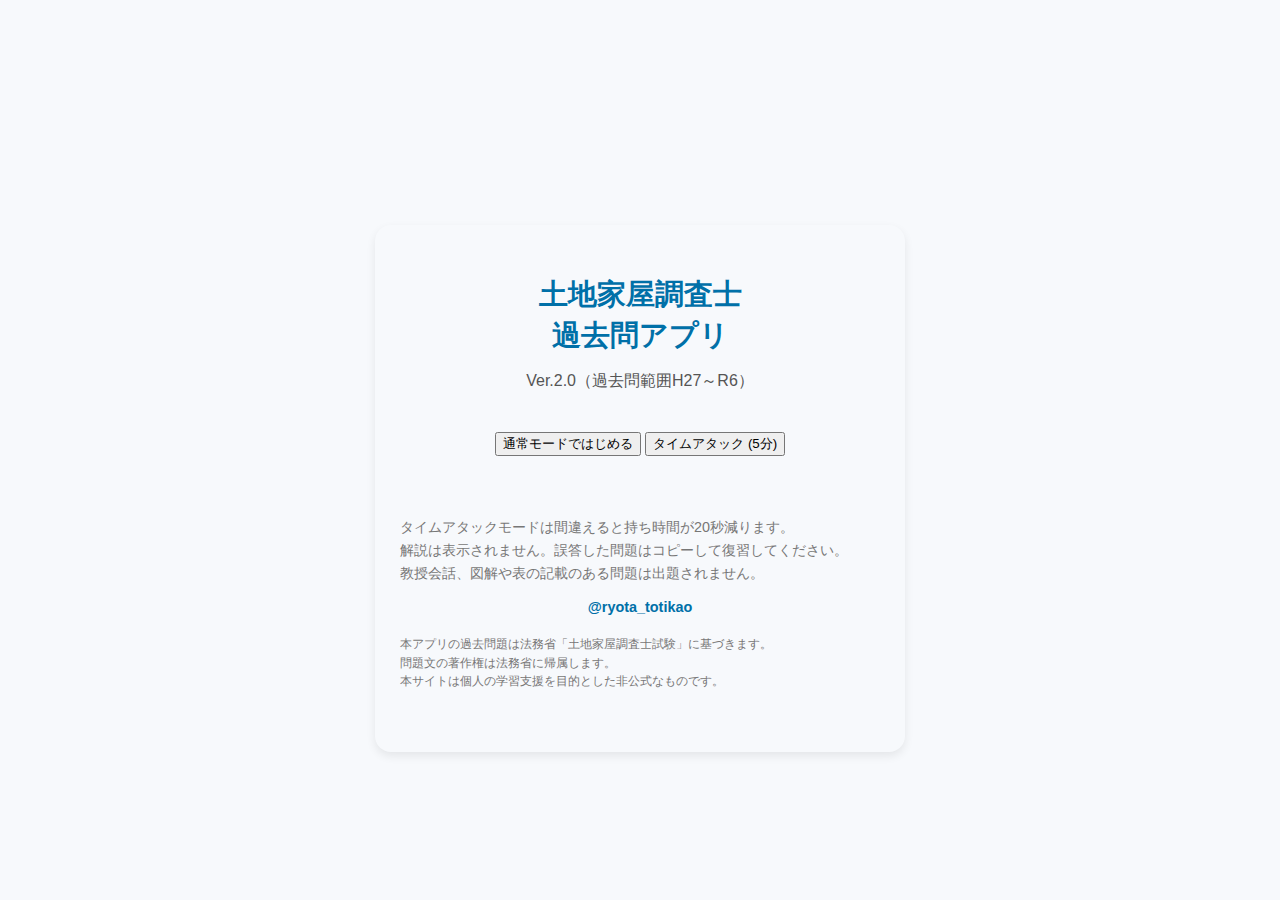
<file: index.html>
<!DOCTYPE html>
<html lang="ja">
<head>
  <script async src="https://www.googletagmanager.com/gtag/js?id=G-C34PHRSJN4"></script>
  <script>
    window.dataLayer = window.dataLayer || [];
    function gtag(){dataLayer.push(arguments);}
    gtag('js', new Date());

    gtag('config', 'G-C34PHRSJN4');
  </script>

  <meta charset="UTF-8" />
  <meta name="viewport" content="width=device-width, initial-scale=1.0" />
  <title>土地家屋調査士過去問アプリ｜無料クイズアプリ</title>

  <meta name="description" content="土地家屋調査士試験の過去問を無料でトレーニングできるクイズアプリ。スマホ対応・ランダム出題・タイムアタック機能付き。">
  <link rel="stylesheet" href="style.css?v=1.1">
  <link rel="icon" href="favicon.ico" type="image/x-icon" />
</head>
<body>
  <main class="title-page">
    <h1>土地家屋調査士<br>過去問アプリ</h1>
    <p class="subtitle">Ver.2.0（過去問範囲H27～R6）</p>

    <div id="mode-select">
      <button id="start-normal-btn" class="mode-btn normal-mode">通常モードではじめる</button>
      <button id="start-timeattack-btn" class="mode-btn ta-mode">タイムアタック (5分)</button>
    </div>

    <footer>
      <p style="text-align: left; line-height: 1.6;">
        タイムアタックモードは間違えると持ち時間が20秒減ります。<br>
        解説は表示されません。誤答した問題はコピーして復習してください。<br>
        教授会話、図解や表の記載のある問題は出題されません。
      </p>
      <p>
        <a href="https://x.com/ryota_totikao" target="_blank">@ryota_totikao</a>
      </p>
       <p style="text-align: left; line-height: 1.6; font-size: 0.8em; margin-top: 20px;">
        本アプリの過去問題は法務省「土地家屋調査士試験」に基づきます。<br>
        問題文の著作権は法務省に帰属します。<br>
        本サイトは個人の学習支援を目的とした非公式なものです。
      </p>
    </footer>
  </main>

  <script>
    // モード選択の処理
    document.getElementById("start-normal-btn").addEventListener("click", () => {
      localStorage.setItem("quizMode", "normal");
      window.location.href = "quiz.html";
    });

    document.getElementById("start-timeattack-btn").addEventListener("click", () => {
      localStorage.setItem("quizMode", "timeattack");
      window.location.href = "quiz.html";
    });
  </script>
</body>
</html>
</file>
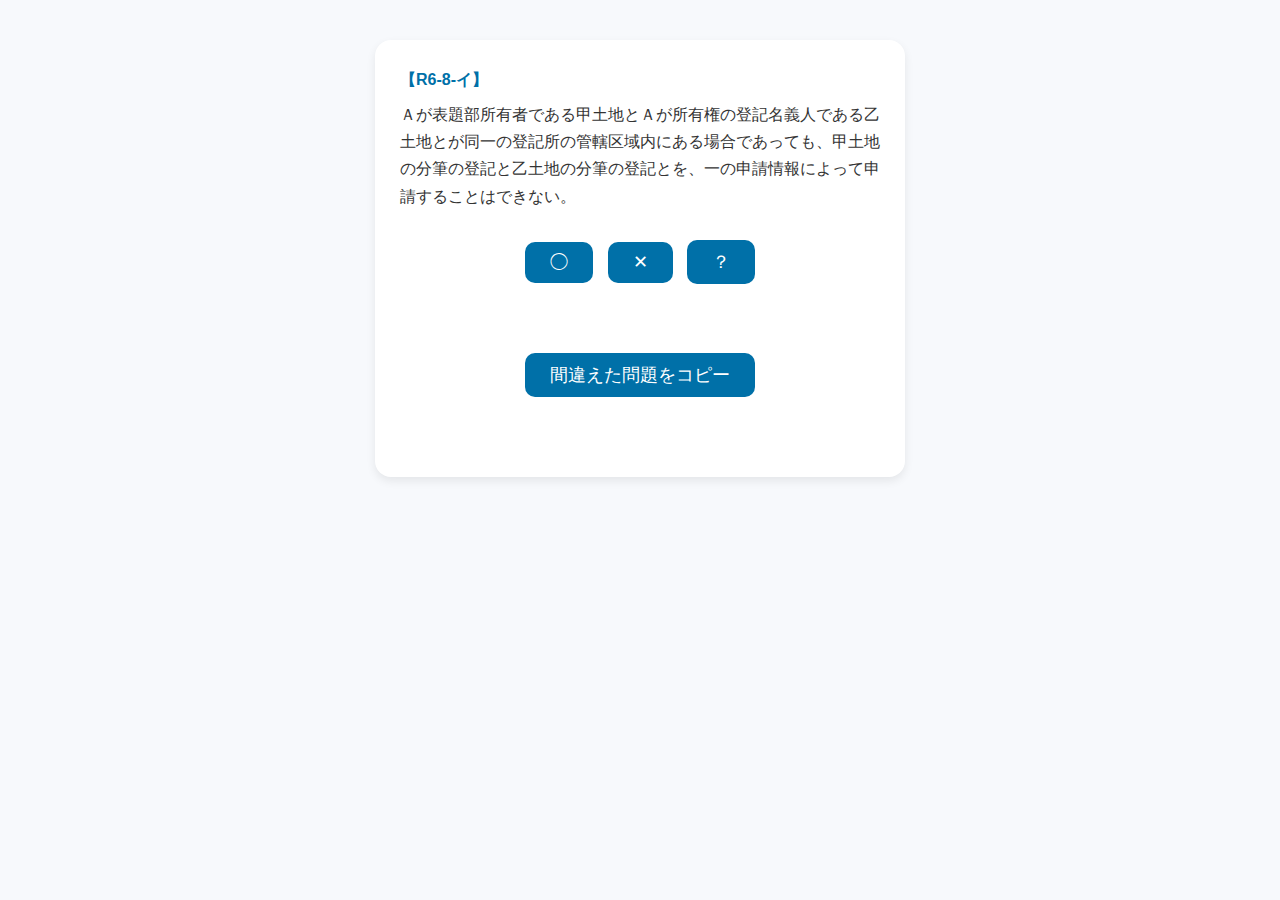
<file: quiz.html>
<!DOCTYPE html>
<html lang="ja">
<head>
  <meta charset="UTF-8">
  <meta name="viewport" content="width=device-width, initial-scale=1.0">
  <title>土地家屋調査士クイズ</title>
  <link rel="stylesheet" href="style.css">
</head>
<body>
  <main>
    <div id="question-area">
      <div id="question-number"></div>
      <div id="question-text"></div>
    </div>

    <div id="choices">
      <button class="choice" data-choice="◯">◯</button>
      <button class="choice" data-choice="✕">✕</button>
      <button id="unknown-btn">？</button>
    </div>

    <div id="result"></div>

    <div id="controls">
      <button id="next-btn" class="hidden">次の問題へ</button>
      <button id="copy-btn">間違えた問題をコピー</button>
    </div>

    <div id="progress-info"></div>
  </main>
  <script src="script.js"></script>
</body>
</html>
</file>
<file: style.css>
/* ================================
   土地家屋調査士クイズアプリ Ver.3.2
   - 可読性重視・左寄せ文章
   - 統一カラー: #0070A8（ベース）
================================= */

body {
  font-family: "Hiragino Sans", "Meiryo", sans-serif;
  background: #f7f9fc;
  color: #222;
  margin: 0;
  padding: 0;
  display: flex;
  justify-content: center;
  align-items: flex-start;
  min-height: 100vh;
}

/* メインカード */
main {
  background: #fff;
  margin-top: 40px;
  padding: 30px 25px 50px;
  border-radius: 16px;
  box-shadow: 0 4px 10px rgba(0, 0, 0, 0.08);
  width: 90%;
  max-width: 480px;
}

/* 問題エリア */
#question-area {
  text-align: left;
}

#question-number {
  font-weight: bold;
  color: #0070A8;
  margin-bottom: 10px;
}

#question-text {
  white-space: pre-wrap;
  line-height: 1.7;
  margin-bottom: 25px;
  color: #333;
  text-align: left;
}

/* 選択肢・ボタン */
#choices, #controls {
  text-align: center;
  margin-top: 10px;
}

.choice,
#unknown-btn,
#next-btn,
#copy-btn {
  font-size: 1.1em;
  padding: 10px 25px;
  margin: 5px;
  border: none;
  border-radius: 10px;
  background-color: #0070A8;
  color: white;
  cursor: pointer;
  transition: 0.2s ease;
}

.choice:hover,
#unknown-btn:hover,
#next-btn:hover,
#copy-btn:hover {
  background-color: #005F8A;
}

/* 結果表示 */
#result {
  font-size: 1.2em;
  margin-top: 20px;
  height: 1.5em;
  text-align: center;
}

/* 進捗情報 */
#progress-info {
  margin-top: 25px;
  font-weight: bold;
  text-align: right;
  color: #444;
}

/* 汎用 */
.hidden {
  display: none;
}

/* スマホ最適化 */
@media (max-width: 480px) {
  main {
    margin-top: 20px;
    padding: 20px 15px 40px;
  }
  .choice,
  #unknown-btn,
  #next-btn,
  #copy-btn {
    font-size: 1em;
    padding: 10px 20px;
    margin: 4px;
  }
  #question-text {
    font-size: 0.95em;
    line-height: 1.6;
  }
}
/* ---- 表紙ページ ---- */
.title-page {
  text-align: center;
  margin-top: 25vh;
  background: #f7f9fc;
  color: #222;
}

.title-page h1 {
  font-size: 1.8em;
  color: #0070A8;
  margin-bottom: 10px;
  line-height: 1.4;
}

.subtitle {
  color: #555;
  font-size: 1em;
  margin-bottom: 40px;
}

#start-btn {
  font-size: 1.2em;
  background: #0070A8;
  color: white;
  padding: 12px 36px;
  border: none;
  border-radius: 12px;
  cursor: pointer;
  transition: 0.2s ease;
  box-shadow: 0 4px 8px rgba(0, 0, 0, 0.1);
}

#start-btn:hover {
  background: #005F8A;
}

footer {
  margin-top: 60px;
  color: #777;
  font-size: 0.9em;
}

footer a {
  color: #0070A8;
  text-decoration: none;
  font-weight: bold;
}

footer a:hover {
  text-decoration: underline;
}
</file>
